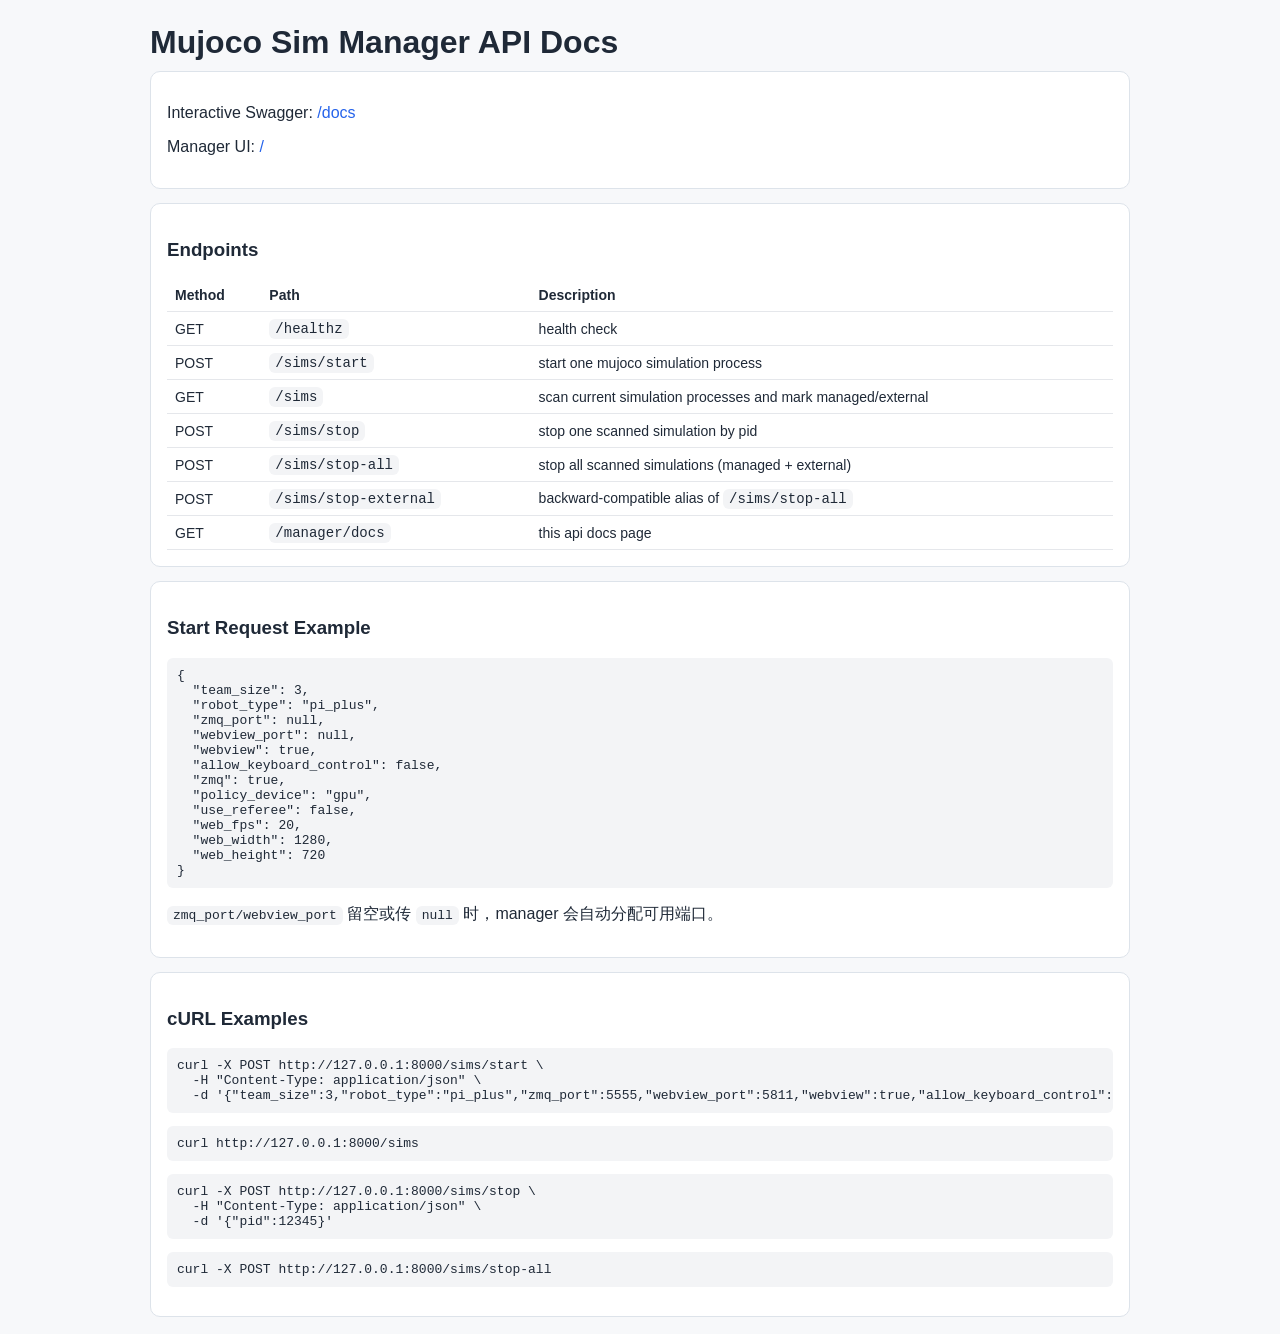
<file: simulation/motrixsim/web/manager/api_docs.html>
<!doctype html>
<html lang="en">
<head>
  <meta charset="UTF-8" />
  <meta name="viewport" content="width=device-width, initial-scale=1.0" />
  <title>Sim Manager API Docs</title>
  <style>
    body { margin: 0; font-family: Arial, sans-serif; background: #f7f8fa; color: #1f2937; }
    .page { max-width: 980px; margin: 24px auto; padding: 0 16px; }
    h1 { margin: 0 0 10px; }
    .card { background: #fff; border: 1px solid #dde3ea; border-radius: 10px; padding: 16px; margin-bottom: 14px; }
    table { width: 100%; border-collapse: collapse; }
    th, td { border-bottom: 1px solid #e5e7eb; padding: 8px; text-align: left; font-size: 14px; }
    code, pre { background: #f3f4f6; border-radius: 6px; }
    code { padding: 2px 6px; }
    pre { padding: 10px; overflow: auto; }
    a { color: #2563eb; text-decoration: none; }
  </style>
</head>
<body>
  <div class="page">
    <h1>Mujoco Sim Manager API Docs</h1>
    <div class="card">
      <p>Interactive Swagger: <a href="/docs" target="_blank">/docs</a></p>
      <p>Manager UI: <a href="/" target="_blank">/</a></p>
    </div>

    <div class="card">
      <h3>Endpoints</h3>
      <table>
        <thead><tr><th>Method</th><th>Path</th><th>Description</th></tr></thead>
        <tbody>
          <tr><td>GET</td><td><code>/healthz</code></td><td>health check</td></tr>
          <tr><td>POST</td><td><code>/sims/start</code></td><td>start one mujoco simulation process</td></tr>
          <tr><td>GET</td><td><code>/sims</code></td><td>scan current simulation processes and mark managed/external</td></tr>
          <tr><td>POST</td><td><code>/sims/stop</code></td><td>stop one scanned simulation by pid</td></tr>
          <tr><td>POST</td><td><code>/sims/stop-all</code></td><td>stop all scanned simulations (managed + external)</td></tr>
          <tr><td>POST</td><td><code>/sims/stop-external</code></td><td>backward-compatible alias of <code>/sims/stop-all</code></td></tr>
          <tr><td>GET</td><td><code>/manager/docs</code></td><td>this api docs page</td></tr>
        </tbody>
      </table>
    </div>

    <div class="card">
      <h3>Start Request Example</h3>
<pre>{
  "team_size": 3,
  "robot_type": "pi_plus",
  "zmq_port": null,
  "webview_port": null,
  "webview": true,
  "allow_keyboard_control": false,
  "zmq": true,
  "policy_device": "gpu",
  "use_referee": false,
  "web_fps": 20,
  "web_width": 1280,
  "web_height": 720
}</pre>
      <p><code>zmq_port/webview_port</code> 留空或传 <code>null</code> 时，manager 会自动分配可用端口。</p>
    </div>

    <div class="card">
      <h3>cURL Examples</h3>
<pre>curl -X POST http://127.0.0.1:8000/sims/start \
  -H "Content-Type: application/json" \
  -d '{"team_size":3,"robot_type":"pi_plus","zmq_port":5555,"webview_port":5811,"webview":true,"allow_keyboard_control":false,"zmq":true,"policy_device":"gpu","use_referee":true}'</pre>
<pre>curl http://127.0.0.1:8000/sims</pre>
<pre>curl -X POST http://127.0.0.1:8000/sims/stop \
  -H "Content-Type: application/json" \
  -d '{"pid":12345}'</pre>
<pre>curl -X POST http://127.0.0.1:8000/sims/stop-all</pre>
    </div>
  </div>
</body>
</html>
</file>
